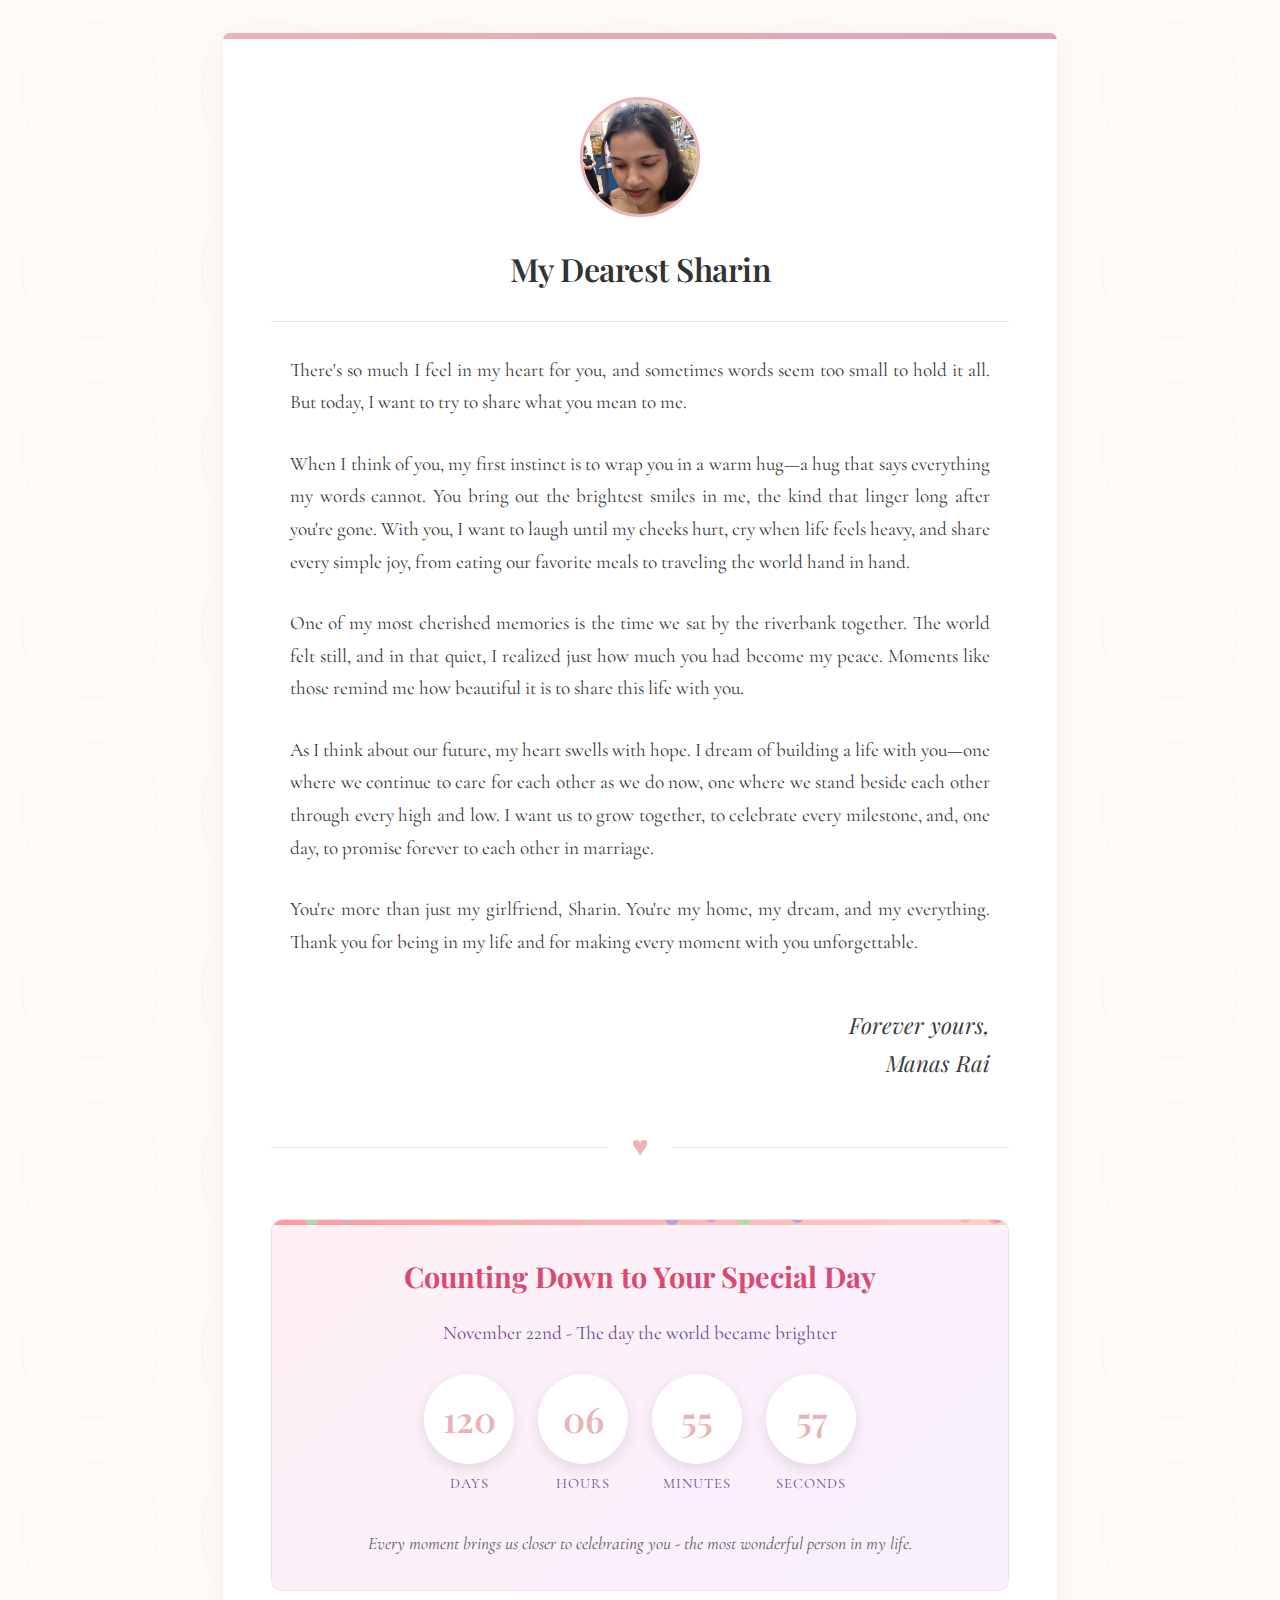
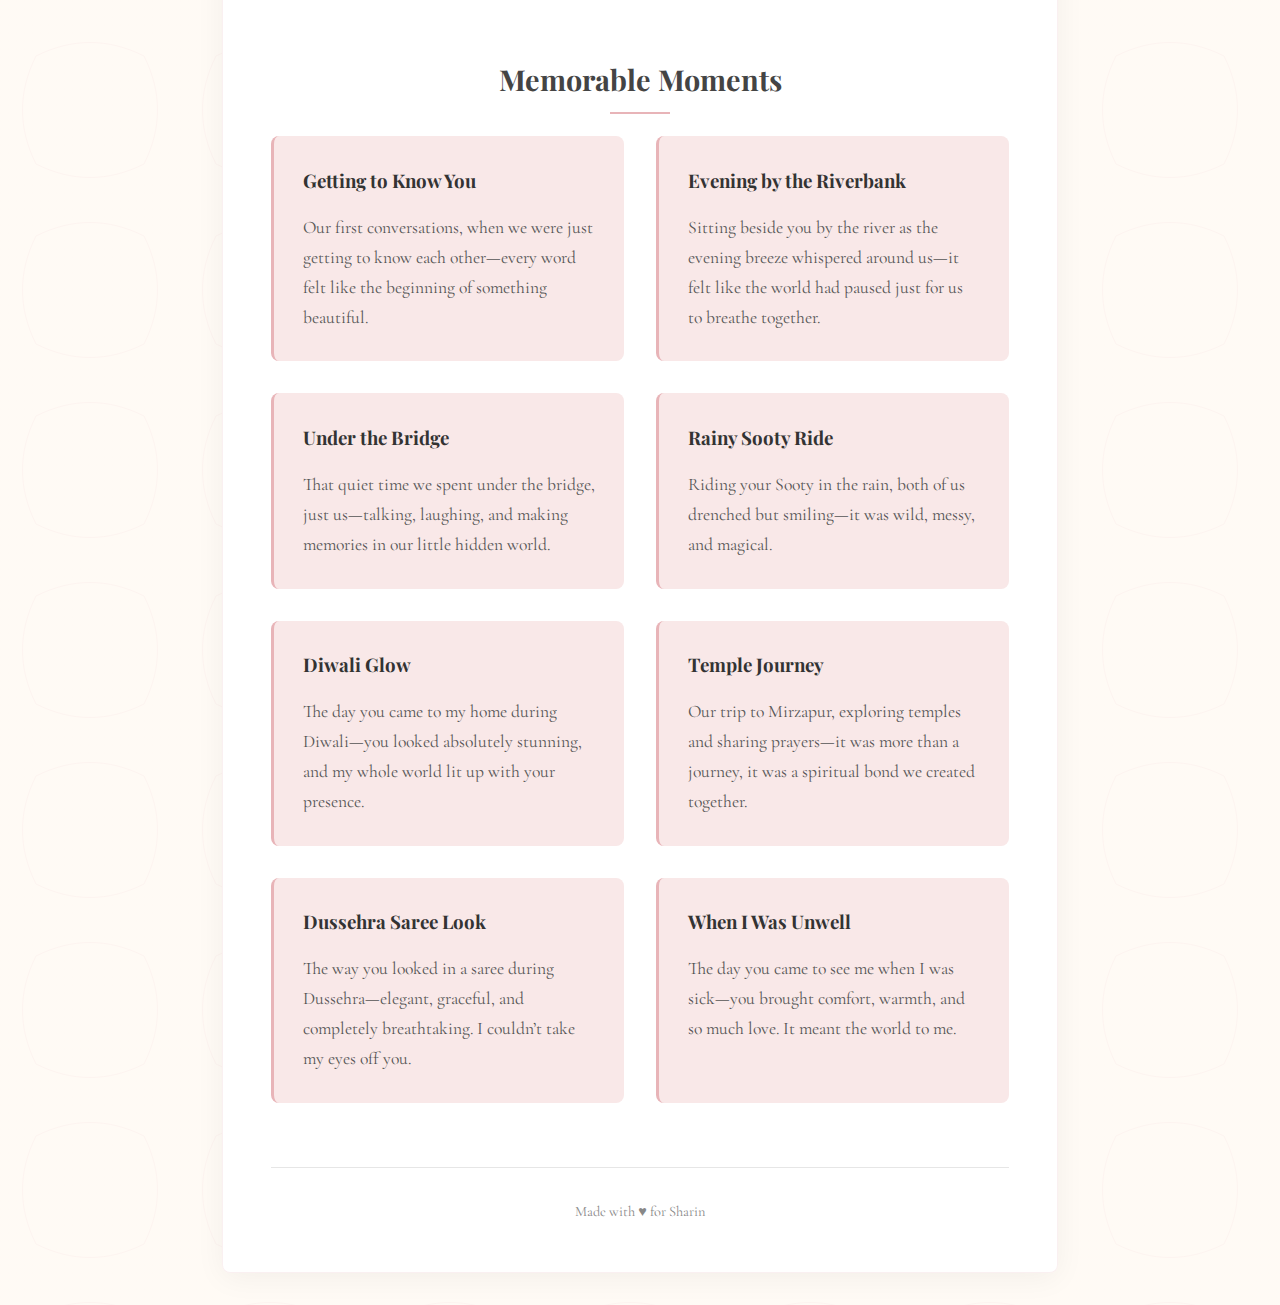
<file: sharin.html>
<!DOCTYPE html>
<html lang="en">

<head>
    <meta charset="UTF-8">
    <meta name="viewport" content="width=device-width, initial-scale=1.0">
    <title>My Dearest Sharin</title>
    <link
        href="https://fonts.googleapis.com/css2?family=Cormorant+Garamond:wght@400;600&family=Playfair+Display:wght@400;600&display=swap"
        rel="stylesheet">
    <style>
        :root {
            --soft-cream: #fffaf5;
            --light-pink: #f9e8e8;
            --rose: #e8b4b8;
            --dark-text: #3a3a3a;
            --light-grey: #e6e6e6;
            --gold: #d4af37;
        }

        * {
            margin: 0;
            padding: 0;
            box-sizing: border-box;
        }

        body {
            background-color: var(--soft-cream);
            color: var(--dark-text);
            font-family: 'Cormorant Garamond', serif;
            line-height: 1.7;
            overflow-x: hidden;
            max-width: 900px;
            margin: 0 auto;
            padding: 2rem;
            background-image: linear-gradient(rgba(255, 250, 245, 0.9), rgba(255, 250, 245, 0.9)),
                url('data:image/svg+xml;utf8,<svg xmlns="http://www.w3.org/2000/svg" width="100" height="100" viewBox="0 0 100 100"><path fill="none" stroke="%23e8b4b8" stroke-width="0.5" d="M20,20 C40,10 60,10 80,20 C90,40 90,60 80,80 C60,90 40,90 20,80 C10,60 10,40 20,20 Z"/></svg>');
            background-size: 180px;
        }

        .container {
            background: rgba(255, 255, 255, 0.95);
            padding: 3rem;
            border-radius: 8px;
            box-shadow: 0 5px 30px rgba(0, 0, 0, 0.05);
            position: relative;
            overflow: hidden;
            border: 1px solid rgba(232, 180, 184, 0.2);
        }

        .container::before {
            content: "";
            position: absolute;
            top: 0;
            left: 0;
            width: 100%;
            height: 6px;
            background: linear-gradient(90deg, var(--rose), #d9a5b3);
        }

        header {
            text-align: center;
            margin-bottom: 3rem;
            padding: 1rem;
            border-bottom: 1px solid var(--light-grey);
        }

        h1 {
            font-family: 'Playfair Display', serif;
            font-size: 2.5rem;
            font-weight: 600;
            color: #333;
            margin-bottom: 0.5rem;
            letter-spacing: -0.5px;
        }

        .date {
            font-size: 1rem;
            color: #888;
            margin-top: 0.5rem;
        }

        .letter-content {
            font-size: 1.2rem;
            max-width: 700px;
            margin: 0 auto;
            position: relative;
        }

        .letter-content p {
            margin-bottom: 1.8rem;
            text-align: justify;
            hyphens: auto;
        }

        .signature {
            text-align: right;
            margin-top: 3rem;
            font-family: 'Playfair Display', serif;
            font-size: 1.4rem;
            font-style: italic;
        }

        .heart-divider {
            display: flex;
            align-items: center;
            justify-content: center;
            margin: 2.5rem 0;
            color: var(--rose);
        }

        .heart-divider::before,
        .heart-divider::after {
            content: "";
            flex: 1;
            height: 1px;
            background: var(--light-grey);
        }

        .heart-divider span {
            margin: 0 1.5rem;
            font-size: 1.8rem;
            animation: pulse 2s infinite ease-in-out;
        }

        @keyframes pulse {

            0%,
            100% {
                transform: scale(1);
                opacity: 0.8;
            }

            50% {
                transform: scale(1.2);
                opacity: 1;
            }
        }

        .memory-section {
            margin-top: 4rem;
        }

        .memory-section h2 {
            font-family: 'Playfair Display', serif;
            text-align: center;
            font-size: 1.8rem;
            margin-bottom: 2rem;
            color: #444;
            position: relative;
        }

        .memory-section h2::after {
            content: "";
            position: absolute;
            bottom: -10px;
            left: 50%;
            transform: translateX(-50%);
            width: 60px;
            height: 2px;
            background: var(--rose);
        }

        .memories {
            display: grid;
            grid-template-columns: repeat(auto-fit, minmax(250px, 1fr));
            gap: 2rem;
            margin-top: 2rem;
        }

        .memory-card {
            background: var(--light-pink);
            padding: 1.8rem;
            border-radius: 8px;
            position: relative;
            transition: transform 0.3s ease;
            border-left: 3px solid var(--rose);
        }

        .memory-card:hover {
            transform: translateY(-5px);
        }

        .memory-card h3 {
            font-family: 'Playfair Display', serif;
            margin-bottom: 1rem;
            color: #333;
        }

        .memory-card p {
            font-size: 1.1rem;
            color: #555;
        }

        footer {
            text-align: center;
            margin-top: 4rem;
            padding-top: 2rem;
            border-top: 1px solid var(--light-grey);
            color: #888;
            font-size: 0.9rem;
        }

        /* Birthday Countdown Styles */
        .birthday-section {
            background: linear-gradient(135deg, #fff0f5, #f8f0ff);
            border-radius: 12px;
            padding: 2rem;
            margin: 3rem 0;
            text-align: center;
            position: relative;
            overflow: hidden;
            border: 1px solid rgba(232, 180, 184, 0.3);
        }

        .birthday-section::before {
            content: "";
            position: absolute;
            top: 0;
            left: 0;
            width: 100%;
            height: 5px;
            background: linear-gradient(90deg, #ff9a9e, #fad0c4);
        }

        .birthday-title {
            font-family: 'Playfair Display', serif;
            font-size: 1.8rem;
            color: #d94a72;
            margin-bottom: 1rem;
        }

        .birthday-subtitle {
            font-size: 1.2rem;
            color: #6a4c93;
            margin-bottom: 1.5rem;
        }

        .countdown-timer {
            display: flex;
            justify-content: center;
            gap: 1.5rem;
            margin-top: 1.5rem;
        }

        .timer-unit {
            display: flex;
            flex-direction: column;
            align-items: center;
            min-width: 80px;
        }

        .timer-value {
            font-family: 'Playfair Display', serif;
            font-size: 2.2rem;
            font-weight: 600;
            color: var(--rose);
            background: white;
            border-radius: 50%;
            width: 90px;
            height: 90px;
            display: flex;
            align-items: center;
            justify-content: center;
            box-shadow: 0 5px 15px rgba(0, 0, 0, 0.1);
            margin-bottom: 0.5rem;
        }

        .timer-label {
            font-size: 0.9rem;
            color: #6a4c93;
            text-transform: uppercase;
            letter-spacing: 1px;
        }

        .birthday-message {
            font-size: 1.1rem;
            color: #5a5a5a;
            margin-top: 2rem;
            font-style: italic;
            padding: 0 1rem;
        }

        .confetti {
            position: absolute;
            width: 10px;
            height: 10px;
            background: var(--rose);
            opacity: 0.7;
            border-radius: 50%;
            animation: fall linear infinite;
        }

        .profile-header {
            text-align: center;
            margin-bottom: 2rem;
        }

        .profile-image {
            width: 120px;
            height: 120px;
            border-radius: 50%;
            object-fit: cover;
            border: 3px solid #e8b4b8;
            margin-bottom: 1rem;
        }

        .profile-title {
            font-family: 'Playfair Display', serif;
            font-size: 2rem;
            color: #333;
        }

        @keyframes fall {
            to {
                transform: translateY(100vh) rotate(360deg);
            }
        }

        @media (max-width: 768px) {
            body {
                padding: 1rem;
            }

            .container {
                padding: 2rem 1.5rem;
            }

            h1 {
                font-size: 2rem;
            }

            .letter-content {
                font-size: 1.1rem;
            }

            .memories {
                grid-template-columns: 1fr;
            }

            .countdown-timer {
                flex-wrap: wrap;
                gap: 1rem;
            }

            .timer-unit {
                min-width: 70px;
            }

            .timer-value {
                width: 70px;
                height: 70px;
                font-size: 1.8rem;
            }
        }

        @media (max-width: 480px) {
            .container {
                padding: 1.5rem 1rem;
            }

            h1 {
                font-size: 1.8rem;
            }

            .letter-content {
                font-size: 1rem;
            }

            .birthday-title {
                font-size: 1.5rem;
            }

            .birthday-subtitle {
                font-size: 1rem;
            }

            .timer-unit {
                min-width: 60px;
            }

            .timer-value {
                width: 60px;
                height: 60px;
                font-size: 1.5rem;
            }
        }
    </style>
</head>

<body>
    <div class="container">
        <header class="profile-header">
            <img src="./assets/sharin-1.jpg" alt="Sharin" class="profile-image">
            <h1 class="profile-title">My Dearest Sharin</h1>
        </header>

        <div class="letter-content">
            <p>There's so much I feel in my heart for you, and sometimes words seem too small to hold it all. But today,
                I want to try to share what you mean to me.</p>

            <p>When I think of you, my first instinct is to wrap you in a warm hug—a hug that says everything my words
                cannot. You bring out the brightest smiles in me, the kind that linger long after you're gone. With you,
                I want to laugh until my cheeks hurt, cry when life feels heavy, and share every simple joy, from eating
                our favorite meals to traveling the world hand in hand.</p>

            <p>One of my most cherished memories is the time we sat by the riverbank together. The world felt still, and
                in that quiet, I realized just how much you had become my peace. Moments like those remind me how
                beautiful it is to share this life with you.</p>

            <p>As I think about our future, my heart swells with hope. I dream of building a life with you—one where we
                continue to care for each other as we do now, one where we stand beside each other through every high
                and low. I want us to grow together, to celebrate every milestone, and, one day, to promise forever to
                each other in marriage.</p>

            <p>You're more than just my girlfriend, Sharin. You're my home, my dream, and my everything. Thank you for
                being in my life and for making every moment with you unforgettable.</p>

            <div class="signature">
                Forever yours,<br>
                Manas Rai
            </div>
        </div>

        <div class="heart-divider">
            <span>♥</span>
        </div>

        <!-- Birthday Countdown Section -->
        <div class="birthday-section" id="birthday-section">
            <h2 class="birthday-title">Counting Down to Your Special Day</h2>
            <p class="birthday-subtitle">November 22nd - The day the world became brighter</p>

            <div class="countdown-timer">
                <div class="timer-unit">
                    <div class="timer-value" id="days">00</div>
                    <div class="timer-label">Days</div>
                </div>
                <div class="timer-unit">
                    <div class="timer-value" id="hours">00</div>
                    <div class="timer-label">Hours</div>
                </div>
                <div class="timer-unit">
                    <div class="timer-value" id="minutes">00</div>
                    <div class="timer-label">Minutes</div>
                </div>
                <div class="timer-unit">
                    <div class="timer-value" id="seconds">00</div>
                    <div class="timer-label">Seconds</div>
                </div>
            </div>

            <p class="birthday-message">Every moment brings us closer to celebrating you - the most wonderful person in
                my life.</p>
        </div>

        <div class="memory-section">
            <h2>Memorable Moments</h2>
            <div class="memories">
                <div class="memory-card">
                    <h3>Getting to Know You</h3>
                    <p>Our first conversations, when we were just getting to know each other—every word felt like the
                        beginning of something beautiful.</p>
                </div>

                <div class="memory-card">
                    <h3>Evening by the Riverbank</h3>
                    <p>Sitting beside you by the river as the evening breeze whispered around us—it felt like the world
                        had paused just for us to breathe together.</p>
                </div>

                <div class="memory-card">
                    <h3>Under the Bridge</h3>
                    <p>That quiet time we spent under the bridge, just us—talking, laughing, and making memories in our
                        little hidden world.</p>
                </div>

                <div class="memory-card">
                    <h3>Rainy Sooty Ride</h3>
                    <p>Riding your Sooty in the rain, both of us drenched but smiling—it was wild, messy, and magical.
                    </p>
                </div>

                <div class="memory-card">
                    <h3>Diwali Glow</h3>
                    <p>The day you came to my home during Diwali—you looked absolutely stunning, and my whole world lit
                        up with your presence.</p>
                </div>

                <div class="memory-card">
                    <h3>Temple Journey</h3>
                    <p>Our trip to Mirzapur, exploring temples and sharing prayers—it was more than a journey, it was a
                        spiritual bond we created together.</p>
                </div>

                <div class="memory-card">
                    <h3>Dussehra Saree Look</h3>
                    <p>The way you looked in a saree during Dussehra—elegant, graceful, and completely breathtaking. I
                        couldn’t take my eyes off you.</p>
                </div>

                <div class="memory-card">
                    <h3>When I Was Unwell</h3>
                    <p>The day you came to see me when I was sick—you brought comfort, warmth, and so much love. It
                        meant the world to me.</p>
                </div>
            </div>
        </div>


        <footer>
            Made with ♥ for Sharin
        </footer>
    </div>

    <script>
        // Birthday countdown function
        function updateCountdown() {
            // Set the birthday date (November 22nd of the current year)
            const birthday = new Date(new Date().getFullYear(), 10, 22); // Month is 0-indexed (10 = November)

            // If birthday has passed this year, set for next year
            if (birthday < new Date()) {
                birthday.setFullYear(birthday.getFullYear() + 1);
            }

            // Get current time
            const now = new Date();

            // Calculate time difference in milliseconds
            const diff = birthday - now;

            // Calculate days, hours, minutes, seconds
            const days = Math.floor(diff / (1000 * 60 * 60 * 24));
            const hours = Math.floor((diff % (1000 * 60 * 60 * 24)) / (1000 * 60 * 60));
            const minutes = Math.floor((diff % (1000 * 60 * 60)) / (1000 * 60));
            const seconds = Math.floor((diff % (1000 * 60)) / 1000);

            // Update the countdown display
            document.getElementById('days').textContent = days.toString().padStart(2, '0');
            document.getElementById('hours').textContent = hours.toString().padStart(2, '0');
            document.getElementById('minutes').textContent = minutes.toString().padStart(2, '0');
            document.getElementById('seconds').textContent = seconds.toString().padStart(2, '0');

            // Add special effects when close to birthday
            if (days <= 7) {
                document.getElementById('birthday-section').style.background = 'linear-gradient(135deg, #fff0f5, #fce4ec)';
                document.querySelector('.birthday-title').style.color = '#c2185b';
            }
        }

        // Initial call
        updateCountdown();

        // Update every second
        setInterval(updateCountdown, 1000);

        // Create confetti effect
        function createConfetti() {
            const confettiCount = 30;
            const section = document.getElementById('birthday-section');

            for (let i = 0; i < confettiCount; i++) {
                const confetti = document.createElement('div');
                confetti.classList.add('confetti');
                confetti.style.left = Math.random() * 100 + '%';
                confetti.style.top = '-10px';
                confetti.style.backgroundColor = `hsl(${Math.random() * 360}, 70%, 75%)`;
                confetti.style.width = Math.random() * 10 + 5 + 'px';
                confetti.style.height = confetti.style.width;
                confetti.style.animationDuration = Math.random() * 3 + 2 + 's';
                confetti.style.animationDelay = Math.random() * 2 + 's';
                section.appendChild(confetti);

                // Remove confetti after animation completes
                setTimeout(() => {
                    confetti.remove();
                }, 5000);
            }
        }

        // Create confetti periodically
        setInterval(createConfetti, 3000);
        createConfetti(); // Initial confetti

        // Special birthday message if today is the birthday
        function checkBirthday() {
            const today = new Date();
            const birthday = new Date(today.getFullYear(), 10, 22);

            if (today.getDate() === birthday.getDate() &&
                today.getMonth() === birthday.getMonth()) {
                document.querySelector('.birthday-title').textContent = 'Happy Birthday, Sharin!';
                document.querySelector('.birthday-subtitle').textContent = 'Today is your special day!';
                document.querySelector('.birthday-message').textContent = 'Wishing you the most wonderful day filled with love and joy. You deserve all the happiness in the world!';

                // Change background
                document.getElementById('birthday-section').style.background = 'linear-gradient(135deg, #ff9a9e, #fad0c4)';

                // Create more confetti
                setInterval(createConfetti, 500);
            }
        }

        checkBirthday();
    </script>
</body>

</html>
</file>
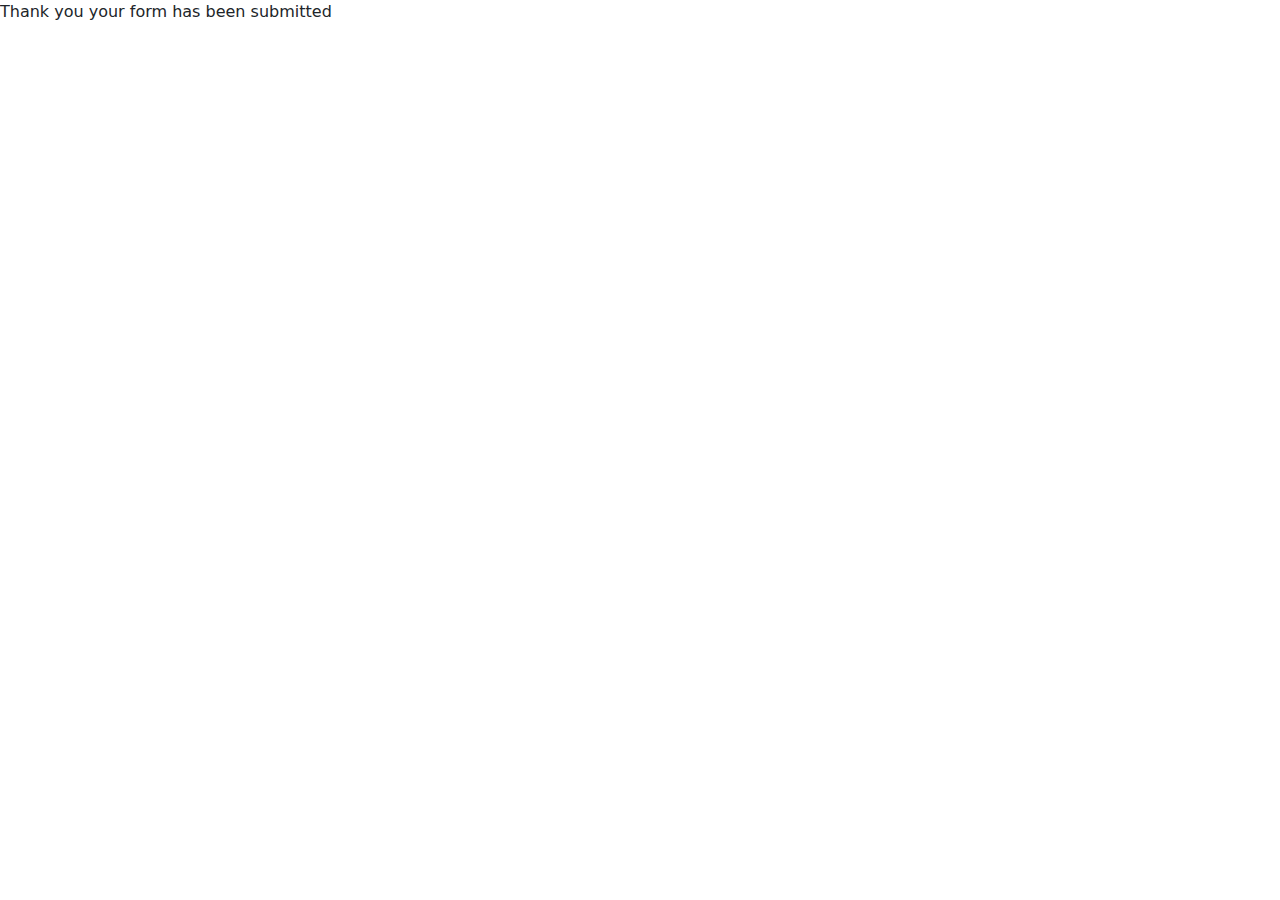
<file: thanks.html>
<!DOCTYPE html>
<html lang="en">
<head>
    <meta charset="UTF-8">
    <meta name="viewport" content="width=device-width, initial-scale=1.0">
    <link rel="stylesheet" href="/bootstrap-5.3.2-dist/css/bootstrap.min.css">
    <title>Document</title>
</head>
<body>
    <div class="fs1">Thank you your form has been submitted</div>
</body>
</html>
</file>
